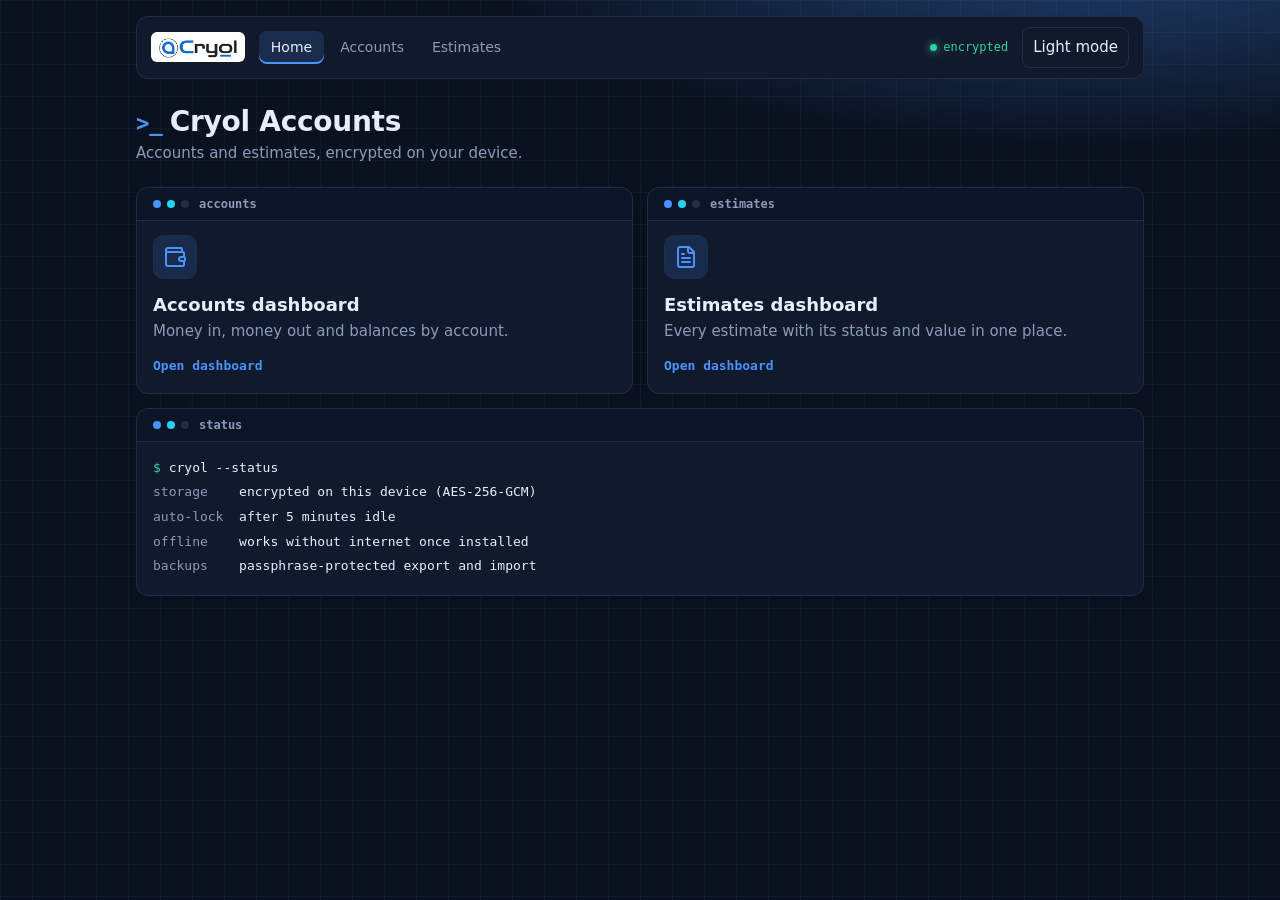
<file: index.html>
<!DOCTYPE html><html lang="en"><head><meta charset="utf-8"><meta http-equiv="Content-Security-Policy" content="default-src 'self'; script-src 'self' 'unsafe-inline'; style-src 'self' 'unsafe-inline'; img-src 'self' data:; object-src 'none'; base-uri 'none'; form-action 'none'"><meta name="referrer" content="no-referrer"><meta name="robots" content="noindex,nofollow"><meta name="viewport" content="width=device-width, initial-scale=1, viewport-fit=cover"><title>Cryol Accounts</title><link rel="apple-touch-icon" href="icon-192.png"><link rel="manifest" href="manifest.json"><meta name="theme-color" content="#0a1220"><link rel="icon" href="icon-192.png"><link rel="stylesheet" href="style.css"><script src="ui.js"></script></head><body class="pg-home"><main><header class="top"><a href="index.html" aria-label="Cryol home"><img class="lg" src="logo.png" alt="Cryol" width="106" height="30"></a><nav><a href="index.html" aria-current="page">Home</a><a href="accounts.html">Accounts</a><a href="estimates.html">Estimates</a></nav><span class="stat"><i></i>encrypted</span></header><h1>Cryol Accounts</h1><p class="s">Accounts and estimates, encrypted on your device.</p>
<div class="tiles"><a class="c tile" href="accounts.html"><h2>accounts</h2><div class="ti i-acc"></div><b>Accounts dashboard</b><p>Money in, money out and balances by account.</p><span class="go">Open dashboard</span></a>
<a class="c tile" href="estimates.html"><h2>estimates</h2><div class="ti i-est"></div><b>Estimates dashboard</b><p>Every estimate with its status and value in one place.</p><span class="go">Open dashboard</span></a></div>
<div class="c term"><h2>status</h2><pre><span class="p">$</span> cryol --status
<span class="t1">storage</span>encrypted on this device (AES-256-GCM)
<span class="t1">auto-lock</span>after 5 minutes idle
<span class="t1">offline</span>works without internet once installed
<span class="t1">backups</span>passphrase-protected export and import</pre></div>
</main><script>if("serviceWorker"in navigator)navigator.serviceWorker.register("sw.js").catch(function(){})</script></body></html>
</file>
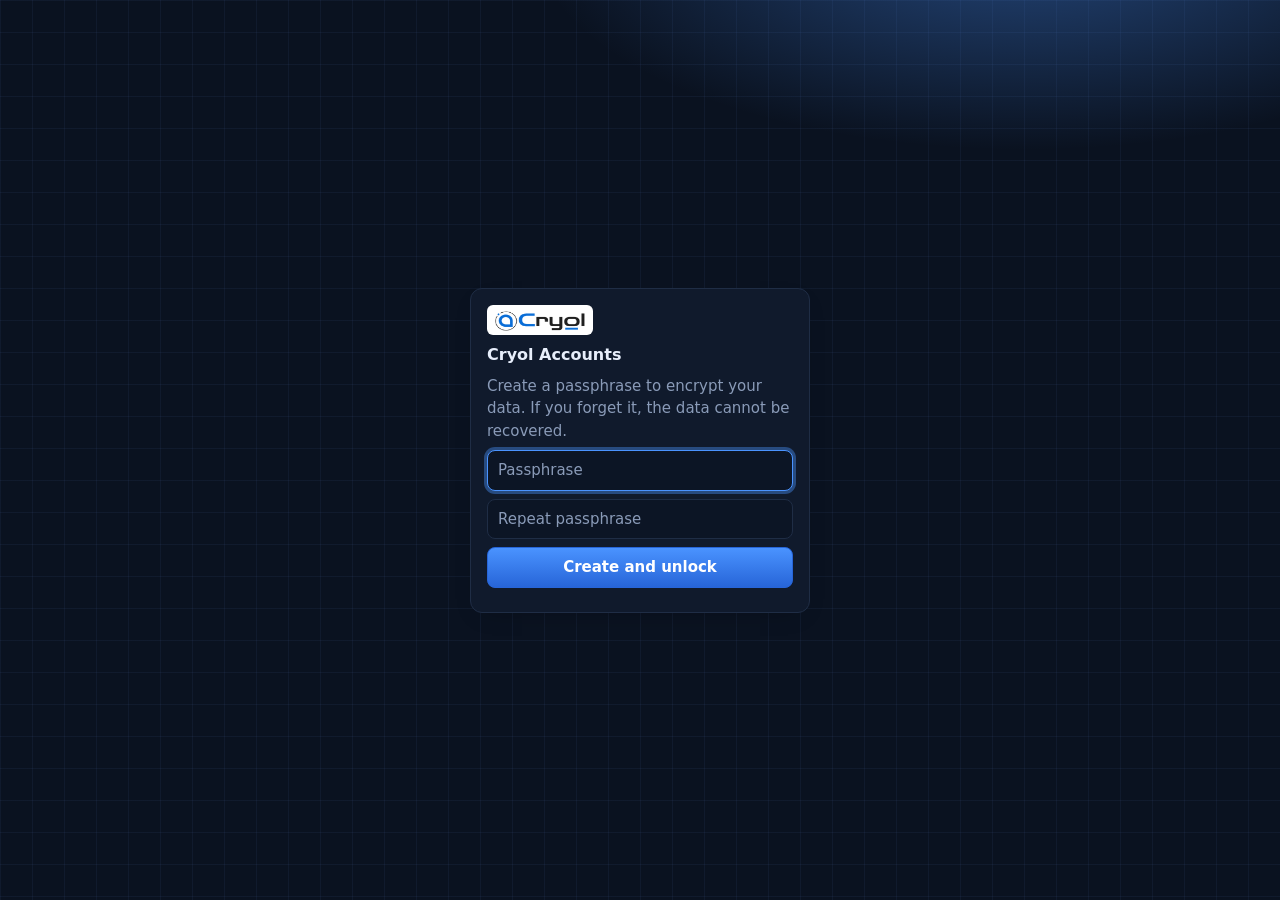
<file: accounts.html>
<!DOCTYPE html><html lang="en"><head><meta charset="utf-8"><meta http-equiv="Content-Security-Policy" content="default-src 'self'; script-src 'self' 'unsafe-inline'; style-src 'self' 'unsafe-inline'; img-src 'self' data:; object-src 'none'; base-uri 'none'; form-action 'none'"><meta name="referrer" content="no-referrer"><meta name="robots" content="noindex,nofollow"><meta name="viewport" content="width=device-width, initial-scale=1, viewport-fit=cover"><title>Cryol Accounts - Accounts</title><link rel="stylesheet" href="style.css"><script src="ui.js"></script><link rel="apple-touch-icon" href="icon-192.png"><link rel="manifest" href="manifest.json"><meta name="theme-color" content="#1f5fbf"><link rel="icon" href="icon-192.png"></head><body class="pg-acc"><main>
<header class="top"><a href="index.html" aria-label="Cryol home"><img class="lg" src="logo.png" alt="Cryol" width="106" height="30"></a><nav><a href="index.html">Home</a><a href="accounts.html" aria-current="page">Accounts</a><a href="estimates.html">Estimates</a></nav><span class="stat"><i></i>encrypted</span></header><h1>Accounts dashboard</h1><p class="s">Record money in and out, and see balances by account.</p>
<div class="tb"><button class="o" id="xj">Export backup</button><button class="o" id="xc">Export CSV</button><button class="o" id="im">Import backup</button><input type="file" id="fi" accept=".json,application/json" hidden></div><div class="k" id="k"></div>
<div class="g"><div class="c"><h2>Balance by account</h2><div id="b"></div></div>
<div class="c"><h2>Add transaction</h2><form id="f">
<input type="date" id="d" required><input id="a" placeholder="Account (e.g. Cash, Bank)" required list="al"><datalist id="al"></datalist>
<select id="t"><option value="in">Money in</option><option value="out">Money out</option></select>
<input type="number" id="m" placeholder="Amount" min="0" step="0.01" required><input id="n" placeholder="Note"><button>Add transaction</button></form></div></div>
<div class="c"><h2>Transactions</h2><select id="fl" aria-label="Filter by account"></select><div class="w"><table><thead><tr><th>Date</th><th>Account</th><th>Note</th><th class="n">Amount</th><th></th></tr></thead><tbody id="r"></tbody></table></div></div>
<div class="ft">Data stays on this device, encrypted with your passphrase.</div></main><script src="secure.js"></script><script>SEC.ready(function(){
var K="accts-v1",T=[];T=SEC.load(K)||[];
var $=function(i){return document.getElementById(i)},fmt=function(v){return v.toLocaleString(undefined,{maximumFractionDigits:2})},sg=function(t){return t.type=="in"?t.amount:-t.amount};
function esc(s){var d=document.createElement("div");d.textContent=s;return d.innerHTML}
function save(){SEC.save(K,T)}
function draw(){var ac={},i=0,o=0;T.forEach(function(t){ac[t.account]=(ac[t.account]||0)+sg(t);t.type=="in"?i+=t.amount:o+=t.amount});
var names=Object.keys(ac),max=Math.max.apply(null,names.map(function(n){return Math.abs(ac[n])}).concat([1]));
$("k").innerHTML=[["Money in",fmt(i),"pos"],["Money out",fmt(o),"neg"],["Net balance",fmt(i-o),i-o<0?"neg":""],["Transactions",T.length,""]].map(function(x){return '<div class="c"><span>'+x[0]+'</span><b class="'+x[2]+'">'+x[1]+'</b></div>'}).join("");
$("b").innerHTML=names.map(function(n){return '<div class="bar"><span>'+esc(n)+'</span><div><i style="width:'+Math.abs(ac[n])/max*100+'%;background:var(--'+(ac[n]<0?"neg":"acc")+')"></i></div><em>'+fmt(ac[n])+'</em></div>'}).join("")||"No accounts yet.";
$("al").innerHTML=names.map(function(n){return '<option value="'+esc(n)+'">'}).join("");
var cur=$("fl").value;$("fl").innerHTML='<option value="">All accounts</option>'+names.map(function(n){return '<option>'+esc(n)+'</option>'}).join("");$("fl").value=cur;
$("r").innerHTML=T.filter(function(t){return!$("fl").value||t.account==$("fl").value}).sort(function(a,b){return a.date<b.date?1:-1}).map(function(t){return '<tr><td>'+t.date+'</td><td>'+esc(t.account)+'</td><td>'+esc(t.note)+'</td><td class="n '+(t.type=="in"?"pos":"neg")+'">'+(t.type=="in"?"+":"-")+fmt(t.amount)+'</td><td><button class="x" data-i="'+t.id+'" aria-label="Delete">Delete</button></td></tr>'}).join("")}
$("d").valueAsDate=new Date();
$("f").onsubmit=function(e){e.preventDefault();T.push({id:Date.now(),date:$("d").value,account:$("a").value.trim(),type:$("t").value,amount:+$("m").value,note:$("n").value});$("m").value=$("n").value="";save();draw()};
$("r").onclick=function(e){var i=e.target.getAttribute("data-i");if(i){T=T.filter(function(t){return t.id!=i});save();draw()}};$("fl").onchange=draw;draw();

function dl(n,t,m){var a=document.createElement("a");a.href=URL.createObjectURL(new Blob([t],{type:m}));a.download=n;a.click();setTimeout(function(){URL.revokeObjectURL(a.href)},1000)}
function csv(h,rows){var q=function(v){v=String(v==null?"":v);return /[",\n]/.test(v)?'"'+v.replace(/"/g,'""')+'"':v};return [h].concat(rows).map(function(r){return r.map(q).join(",")}).join("\n")}
var today=new Date().toISOString().slice(0,10);
function bad(){alert("Import failed: wrong passphrase or not a valid backup file.")}
$("xj").onclick=function(){SEC.exportBackup(NAME+"-backup-"+today+".enc.json",DATA())};
$("xc").onclick=function(){if(confirm("CSV files are not encrypted. Keep the file safe. Continue?"))dl(NAME+"-"+today+".csv",CSVOUT(),"text/csv")};
$("im").onclick=function(){$("fi").click()};
$("fi").onchange=function(){var f=this.files[0],inp=this;if(!f)return;var r=new FileReader();r.onload=function(){SEC.readBackup(r.result).then(function(d){d=CLEAN(d);if(!d)return bad();if(confirm("Replace current data with "+d.length+" records from this file?")){APPLY(d);save();draw()}}).catch(bad);inp.value=""};r.readAsText(f)};

var NAME="accounts";function DATA(){return T}
function CSVOUT(){return csv(["Date","Account","Type","Amount","Note"],T.map(function(t){return [t.date,t.account,t.type=="in"?"Money in":"Money out",t.amount,t.note]}))}
function CLEAN(d){if(!Array.isArray(d))return null;var o=[];for(var i=0;i<d.length;i++){var t=d[i];if(!t||typeof t.account!="string"||!isFinite(+t.amount)||(t.type!="in"&&t.type!="out"))return null;o.push({id:Date.now()+i,date:String(t.date||today),account:t.account,type:t.type,amount:+t.amount,note:String(t.note||"")})}return o}
function APPLY(d){T=d}
});</script><script>if("serviceWorker"in navigator)navigator.serviceWorker.register("sw.js").catch(function(){})</script></body></html>
</file>
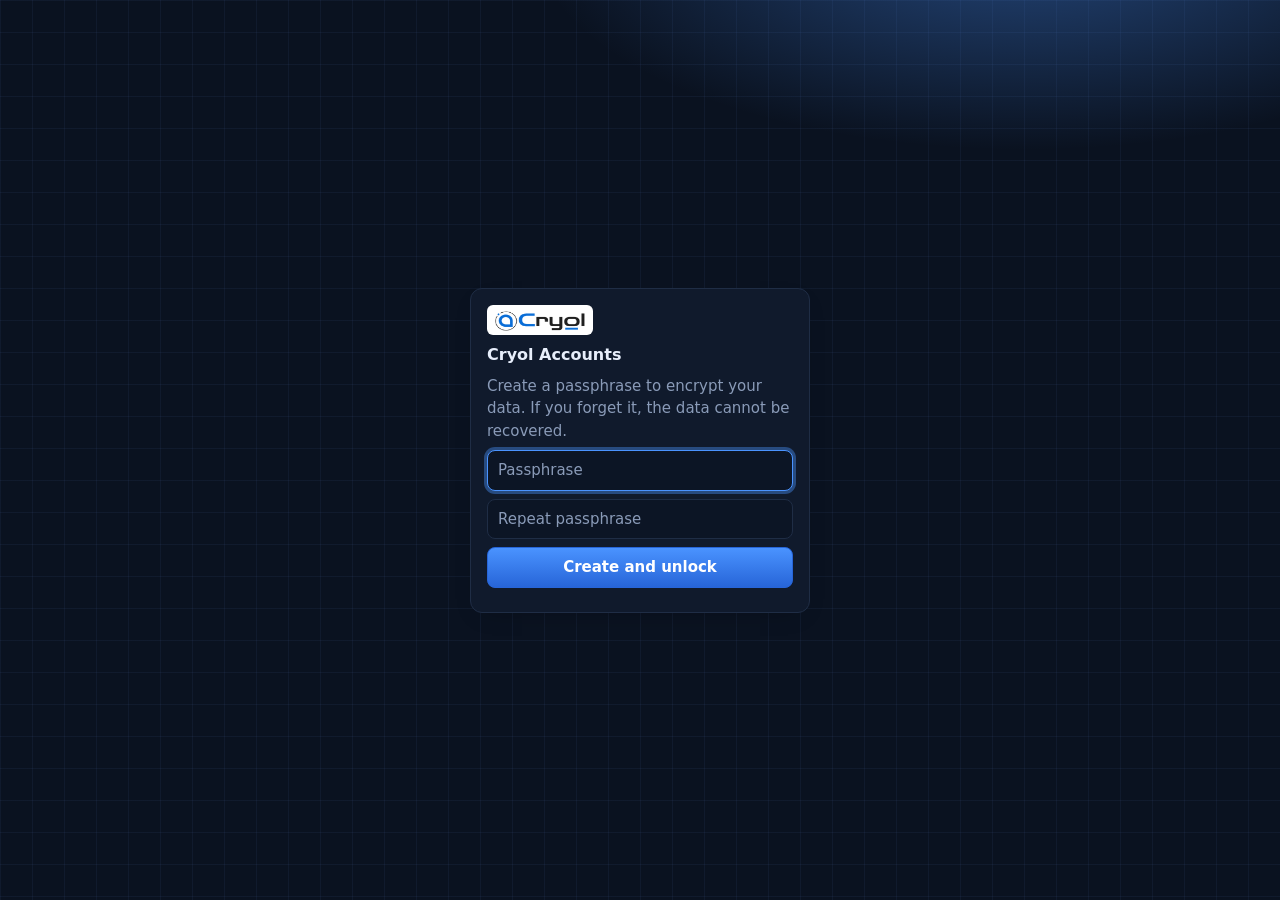
<file: estimates.html>
<!DOCTYPE html><html lang="en"><head><meta charset="utf-8"><meta http-equiv="Content-Security-Policy" content="default-src 'self'; script-src 'self' 'unsafe-inline'; style-src 'self' 'unsafe-inline'; img-src 'self' data:; object-src 'none'; base-uri 'none'; form-action 'none'"><meta name="referrer" content="no-referrer"><meta name="robots" content="noindex,nofollow"><meta name="viewport" content="width=device-width, initial-scale=1, viewport-fit=cover"><title>Cryol Accounts - Estimates</title><link rel="stylesheet" href="style.css"><script src="ui.js"></script><link rel="apple-touch-icon" href="icon-192.png"><link rel="manifest" href="manifest.json"><meta name="theme-color" content="#1f5fbf"><link rel="icon" href="icon-192.png"></head><body class="pg-est"><main>
<header class="top"><a href="index.html" aria-label="Cryol home"><img class="lg" src="logo.png" alt="Cryol" width="106" height="30"></a><nav><a href="index.html">Home</a><a href="accounts.html">Accounts</a><a href="estimates.html" aria-current="page">Estimates</a></nav><span class="stat"><i></i>encrypted</span></header><h1>Estimates dashboard</h1><p class="s">All estimates in one place, with status and value at a glance.</p>
<div class="tb"><button class="o" id="xj">Export backup</button><button class="o" id="xc">Export CSV</button><button class="o" id="im">Import backup</button><input type="file" id="fi" accept=".json,application/json" hidden></div><div class="k" id="k"></div>
<div class="g"><div class="c"><h2>Value by status</h2><div id="b"></div></div>
<div class="c"><h2>Add estimate</h2><form id="f">
<input id="c" placeholder="Client" required><input id="i" placeholder="Item or work" required>
<input type="number" id="q" placeholder="Qty" min="0" step="any" value="1" required><input type="number" id="r" placeholder="Rate" min="0" step="0.01" required>
<select id="s"><option>Draft</option><option>Sent</option><option>Approved</option><option>Rejected</option></select><button>Add estimate</button></form></div></div>
<div class="c"><h2>All estimates</h2><div class="w"><table><thead><tr><th>No.</th><th>Client</th><th>Item</th><th class="n">Qty</th><th class="n">Rate</th><th class="n">Total</th><th>Status</th><th></th></tr></thead><tbody id="t"></tbody></table></div></div>
<div class="ft">Data stays on this device, encrypted with your passphrase.</div></main><script src="secure.js"></script><script>SEC.ready(function(){
var K="est-v1",E=[],S=["Draft","Sent","Approved","Rejected"];E=SEC.load(K)||[];
var $=function(i){return document.getElementById(i)},fmt=function(v){return v.toLocaleString(undefined,{maximumFractionDigits:2})};
function esc(s){var d=document.createElement("div");d.textContent=s;return d.innerHTML}
function save(){SEC.save(K,E)}
function draw(){var v={Draft:0,Sent:0,Approved:0,Rejected:0},tot=0;E.forEach(function(e){v[e.s]+=e.q*e.r;tot+=e.q*e.r});
var dec=E.filter(function(e){return e.s=="Approved"||e.s=="Rejected"}).length,win=dec?Math.round(E.filter(function(e){return e.s=="Approved"}).length/dec*100)+"%":"–",max=Math.max(tot,1);
$("k").innerHTML=[["Total estimated",fmt(tot)],["Approved",fmt(v.Approved)],["Awaiting decision",fmt(v.Draft+v.Sent)],["Approval rate",win]].map(function(x){return '<div class="c"><span>'+x[0]+'</span><b>'+x[1]+'</b></div>'}).join("");
var col={Draft:"var(--mut)",Sent:"var(--acc)",Approved:"var(--pos)",Rejected:"var(--neg)"};
$("b").innerHTML=S.map(function(s){return '<div class="bar"><span>'+s+'</span><div><i style="width:'+v[s]/max*100+'%;background:'+col[s]+'"></i></div><em>'+fmt(v[s])+'</em></div>'}).join("");
$("t").innerHTML=E.map(function(e,n){return '<tr><td>EST-'+String(n+1).padStart(3,"0")+'</td><td>'+esc(e.c)+'</td><td>'+esc(e.i)+'</td><td class="n">'+e.q+'</td><td class="n">'+fmt(e.r)+'</td><td class="n">'+fmt(e.q*e.r)+'</td><td><select data-s="'+e.id+'" aria-label="Status">'+S.map(function(s){return '<option'+(s==e.s?" selected":"")+'>'+s+'</option>'}).join("")+'</select></td><td><button class="x" data-i="'+e.id+'">Delete</button></td></tr>'}).join("")}
$("f").onsubmit=function(ev){ev.preventDefault();E.push({id:Date.now(),c:$("c").value.trim(),i:$("i").value.trim(),q:+$("q").value,r:+$("r").value,s:$("s").value});$("i").value=$("r").value="";save();draw()};
$("t").onclick=function(ev){var i=ev.target.getAttribute("data-i");if(i){E=E.filter(function(e){return e.id!=i});save();draw()}};
$("t").onchange=function(ev){var i=ev.target.getAttribute("data-s");if(i){E.forEach(function(e){if(e.id==i)e.s=ev.target.value});save();draw()}};draw();

function dl(n,t,m){var a=document.createElement("a");a.href=URL.createObjectURL(new Blob([t],{type:m}));a.download=n;a.click();setTimeout(function(){URL.revokeObjectURL(a.href)},1000)}
function csv(h,rows){var q=function(v){v=String(v==null?"":v);return /[",\n]/.test(v)?'"'+v.replace(/"/g,'""')+'"':v};return [h].concat(rows).map(function(r){return r.map(q).join(",")}).join("\n")}
var today=new Date().toISOString().slice(0,10);
function bad(){alert("Import failed: wrong passphrase or not a valid backup file.")}
$("xj").onclick=function(){SEC.exportBackup(NAME+"-backup-"+today+".enc.json",DATA())};
$("xc").onclick=function(){if(confirm("CSV files are not encrypted. Keep the file safe. Continue?"))dl(NAME+"-"+today+".csv",CSVOUT(),"text/csv")};
$("im").onclick=function(){$("fi").click()};
$("fi").onchange=function(){var f=this.files[0],inp=this;if(!f)return;var r=new FileReader();r.onload=function(){SEC.readBackup(r.result).then(function(d){d=CLEAN(d);if(!d)return bad();if(confirm("Replace current data with "+d.length+" records from this file?")){APPLY(d);save();draw()}}).catch(bad);inp.value=""};r.readAsText(f)};

var NAME="estimates";function DATA(){return E}
function CSVOUT(){return csv(["No.","Client","Item","Qty","Rate","Total","Status"],E.map(function(e,n){return ["EST-"+String(n+1).padStart(3,"0"),e.c,e.i,e.q,e.r,e.q*e.r,e.s]}))}
function CLEAN(d){if(!Array.isArray(d))return null;var o=[];for(var i=0;i<d.length;i++){var e=d[i];if(!e||typeof e.c!="string"||typeof e.i!="string"||!isFinite(+e.q)||!isFinite(+e.r)||S.indexOf(e.s)<0)return null;o.push({id:Date.now()+i,c:e.c,i:e.i,q:+e.q,r:+e.r,s:e.s})}return o}
function APPLY(d){E=d}
});</script><script>if("serviceWorker"in navigator)navigator.serviceWorker.register("sw.js").catch(function(){})</script></body></html>
</file>
<file: style.css>
:root{--mono:ui-monospace,"Cascadia Code","SF Mono",Consolas,Menlo,monospace;--bg:#eaf1fb;--surf:#fff;--bar:#f1f6fd;--ink:#0f1d33;--mut:#566985;--line:#d3deee;--acc:#1f6fe0;--acc2:#0891b2;--btn:#1f5fcf;--pos:#0b7d5c;--neg:#c2314a;--grid:rgba(31,111,224,.07);--glow:rgba(31,111,224,.35);box-sizing:border-box;padding-top:env(safe-area-inset-top,0px);padding-bottom:env(safe-area-inset-bottom,0px)}
@media(prefers-color-scheme:dark){:root:not([data-theme="light"]){--bg:#0a1220;--surf:#101a2c;--bar:#0c1525;--ink:#e7eefb;--mut:#8a9bb8;--line:#1f2d45;--acc:#4a93ff;--acc2:#22d3ee;--btn:#2765d8;--pos:#2dd4a0;--neg:#ff7a8e;--grid:rgba(120,160,255,.06);--glow:rgba(74,147,255,.4);color-scheme:dark}}
:root[data-theme="dark"]{--bg:#0a1220;--surf:#101a2c;--bar:#0c1525;--ink:#e7eefb;--mut:#8a9bb8;--line:#1f2d45;--acc:#4a93ff;--acc2:#22d3ee;--btn:#2765d8;--pos:#2dd4a0;--neg:#ff7a8e;--grid:rgba(120,160,255,.06);--glow:rgba(74,147,255,.4);color-scheme:dark}
*{box-sizing:border-box}
body{margin:0;color:var(--ink);font:15px/1.5 system-ui,-apple-system,"Segoe UI",sans-serif;background-color:var(--bg);background-image:radial-gradient(900px 320px at 85% -80px,var(--glow),transparent 70%),linear-gradient(var(--grid) 1px,transparent 1px),linear-gradient(90deg,var(--grid) 1px,transparent 1px);background-size:auto,32px 32px,32px 32px;background-attachment:fixed;min-height:100vh}
main{max-width:1040px;margin:0 auto;padding:16px 16px 40px}
.top{display:flex;align-items:center;gap:14px;flex-wrap:wrap;padding:10px 14px;margin-bottom:26px;background:var(--surf);border:1px solid var(--line);border-radius:12px}
.lg{height:30px;width:auto;background:#fff;border-radius:6px;padding:4px 8px;display:block}
.top nav{display:flex;gap:4px;flex-wrap:wrap}.top nav a{padding:6px 12px;border-radius:8px;color:var(--mut);text-decoration:none;font-weight:500;font-size:14px}
.top nav a:hover{color:var(--ink)}.top nav a[aria-current]{color:var(--ink);background:color-mix(in srgb,var(--acc) 15%,transparent);box-shadow:inset 0 -2px 0 var(--acc)}
.stat{margin-left:auto;font:12px var(--mono);color:var(--pos);display:flex;align-items:center;gap:6px}.stat i{width:7px;height:7px;border-radius:50%;background:var(--pos);box-shadow:0 0 8px var(--pos)}
h1{font-size:28px;line-height:1.2;margin:0 0 4px;letter-spacing:-.01em}h1::before{content:">_";font:600 .8em var(--mono);color:var(--acc);margin-right:.55ch}
p.s{margin:0 0 22px;color:var(--mut)}
.c{background:var(--surf);border:1px solid var(--line);border-radius:12px;padding:16px;box-shadow:0 8px 24px -14px rgba(0,0,0,.35)}
.c>h2:first-child{margin:-16px -16px 14px;padding:9px 14px 9px 62px;font:600 12px var(--mono);color:var(--mut);background:var(--bar);border-bottom:1px solid var(--line);border-radius:12px 12px 0 0;position:relative}
.c>h2:first-child::before{content:"";position:absolute;left:16px;top:50%;margin-top:-4px;width:8px;height:8px;border-radius:50%;background:var(--acc);box-shadow:14px 0 0 var(--acc2),28px 0 0 var(--line)}
h2{font-size:16px;margin:0 0 10px}
.k{display:grid;grid-template-columns:repeat(auto-fit,minmax(170px,1fr));gap:12px;margin-bottom:16px}
.k .c{position:relative;overflow:hidden;padding:16px 16px 20px}.k .c::before{content:"";position:absolute;top:14px;right:14px;width:22px;height:22px;background:var(--acc);opacity:.9;-webkit-mask:var(--m) center/contain no-repeat;mask:var(--m) center/contain no-repeat}
.k .c::after{content:"";position:absolute;left:0;right:0;bottom:0;height:2px;background:linear-gradient(90deg,var(--acc),var(--acc2))}
.k .c span{display:block;color:var(--mut);font-size:13px;margin-bottom:4px}.k .c b{display:block;font:600 26px/1.2 var(--mono);font-variant-numeric:tabular-nums}
.pg-acc .k .c:nth-child(1){--m:url("data:image/svg+xml,%3Csvg xmlns='http://www.w3.org/2000/svg' viewBox='0 0 24 24' fill='none' stroke='black' stroke-width='2' stroke-linecap='round' stroke-linejoin='round'%3E%3Cpolyline points='22 7 13.5 15.5 8.5 10.5 2 17'/%3E%3Cpolyline points='16 7 22 7 22 13'/%3E%3C/svg%3E")}.pg-acc .k .c:nth-child(2){--m:url("data:image/svg+xml,%3Csvg xmlns='http://www.w3.org/2000/svg' viewBox='0 0 24 24' fill='none' stroke='black' stroke-width='2' stroke-linecap='round' stroke-linejoin='round'%3E%3Cpolyline points='22 17 13.5 8.5 8.5 13.5 2 7'/%3E%3Cpolyline points='16 17 22 17 22 11'/%3E%3C/svg%3E")}.pg-acc .k .c:nth-child(3){--m:url("data:image/svg+xml,%3Csvg xmlns='http://www.w3.org/2000/svg' viewBox='0 0 24 24' fill='none' stroke='black' stroke-width='2' stroke-linecap='round' stroke-linejoin='round'%3E%3Cpath d='M19 7V4a1 1 0 0 0-1-1H5a2 2 0 0 0 0 4h15a1 1 0 0 1 1 1v4h-3a2 2 0 0 0 0 4h3a1 1 0 0 0 1-1v-2a1 1 0 0 0-1-1'/%3E%3Cpath d='M3 5v14a2 2 0 0 0 2 2h15a1 1 0 0 0 1-1v-4'/%3E%3C/svg%3E")}.pg-acc .k .c:nth-child(4){--m:url("data:image/svg+xml,%3Csvg xmlns='http://www.w3.org/2000/svg' viewBox='0 0 24 24' fill='none' stroke='black' stroke-width='2' stroke-linecap='round' stroke-linejoin='round'%3E%3Cpath d='M8 6h13M8 12h13M8 18h13M3 6h.01M3 12h.01M3 18h.01'/%3E%3C/svg%3E")}
.pg-est .k .c:nth-child(1){--m:url("data:image/svg+xml,%3Csvg xmlns='http://www.w3.org/2000/svg' viewBox='0 0 24 24' fill='none' stroke='black' stroke-width='2' stroke-linecap='round' stroke-linejoin='round'%3E%3Cpath d='M15 2H6a2 2 0 0 0-2 2v16a2 2 0 0 0 2 2h12a2 2 0 0 0 2-2V7Z'/%3E%3Cpath d='M14 2v4a2 2 0 0 0 2 2h4M10 9H8M16 13H8M16 17H8'/%3E%3C/svg%3E")}.pg-est .k .c:nth-child(2){--m:url("data:image/svg+xml,%3Csvg xmlns='http://www.w3.org/2000/svg' viewBox='0 0 24 24' fill='none' stroke='black' stroke-width='2' stroke-linecap='round' stroke-linejoin='round'%3E%3Ccircle cx='12' cy='12' r='10'/%3E%3Cpath d='m9 12 2 2 4-4'/%3E%3C/svg%3E")}.pg-est .k .c:nth-child(3){--m:url("data:image/svg+xml,%3Csvg xmlns='http://www.w3.org/2000/svg' viewBox='0 0 24 24' fill='none' stroke='black' stroke-width='2' stroke-linecap='round' stroke-linejoin='round'%3E%3Ccircle cx='12' cy='12' r='10'/%3E%3Cpolyline points='12 6 12 12 16 14'/%3E%3C/svg%3E")}.pg-est .k .c:nth-child(4){--m:url("data:image/svg+xml,%3Csvg xmlns='http://www.w3.org/2000/svg' viewBox='0 0 24 24' fill='none' stroke='black' stroke-width='2' stroke-linecap='round' stroke-linejoin='round'%3E%3Ccircle cx='12' cy='12' r='10'/%3E%3Ccircle cx='12' cy='12' r='6'/%3E%3Ccircle cx='12' cy='12' r='2'/%3E%3C/svg%3E")}
.pg-acc .k .c:nth-child(1)::before{background:var(--pos)}.pg-acc .k .c:nth-child(2)::before{background:var(--neg)}
.g{display:grid;grid-template-columns:1fr 1fr;gap:12px;margin-bottom:16px}@media(max-width:700px){.g{grid-template-columns:1fr}h1{font-size:24px}}
.bar{display:grid;grid-template-columns:110px 1fr 90px;gap:8px;align-items:center;margin:9px 0;font-size:14px}.bar>div{background:var(--bar);border-radius:6px;height:12px;border:1px solid var(--line)}
.bar i{display:block;height:100%;border-radius:5px;background:linear-gradient(90deg,var(--acc),var(--acc2));box-shadow:0 0 10px -2px var(--glow)}.bar em{font:13px var(--mono);font-style:normal;text-align:right}
form{display:grid;grid-template-columns:repeat(auto-fit,minmax(130px,1fr));gap:8px}
input,select,button{font:inherit;padding:8px 10px;border:1px solid var(--line);border-radius:8px;background:var(--bar);color:var(--ink);min-width:0}
input:focus,select:focus{outline:none;border-color:var(--acc);box-shadow:0 0 0 3px var(--glow)}input::placeholder{color:var(--mut)}
button{background:linear-gradient(180deg,var(--acc),var(--btn));background-color:var(--btn);color:#fff;border-color:var(--btn);font-weight:600;cursor:pointer;transition:box-shadow .15s}
button:hover{box-shadow:0 0 18px -4px var(--glow)}button:disabled{opacity:.55;cursor:default}
button.o{background:transparent;color:var(--ink);border-color:var(--line);font-weight:500}button.o:hover{border-color:var(--acc)}
button.x{background:transparent;color:var(--neg);border-color:var(--line);padding:3px 9px;font-size:12px;font-weight:500}
:focus-visible{outline:2px solid var(--acc);outline-offset:2px}
.tb{display:flex;gap:8px;flex-wrap:wrap;margin-bottom:14px}
.w{overflow-x:auto;margin-top:10px}table{width:100%;border-collapse:collapse;font-size:14px}th,td{text-align:left;padding:9px 8px;border-bottom:1px solid var(--line);white-space:nowrap}
th{font:500 12px var(--mono);color:var(--mut)}td.n,th.n{text-align:right;font-family:var(--mono);font-variant-numeric:tabular-nums}tbody tr:hover td{background:color-mix(in srgb,var(--acc) 7%,transparent)}
.pos{color:var(--pos)}.neg{color:var(--neg)}
.ft{margin-top:22px;text-align:center;font:12px var(--mono);color:var(--mut)}
#lockui{background-color:var(--bg);background-image:radial-gradient(700px 300px at 80% -60px,var(--glow),transparent 70%),linear-gradient(var(--grid) 1px,transparent 1px),linear-gradient(90deg,var(--grid) 1px,transparent 1px);background-size:auto,32px 32px,32px 32px}
.tiles{display:grid;grid-template-columns:repeat(auto-fit,minmax(260px,1fr));gap:14px;margin-bottom:14px}
.tile{display:block;color:inherit;text-decoration:none;transition:border-color .15s,box-shadow .15s}.tile:hover,.tile:focus-visible{border-color:var(--acc);box-shadow:0 0 24px -8px var(--glow)}
.tile b{display:block;font-size:18px;margin:12px 0 2px}.tile p{margin:0 0 12px;color:var(--mut)}.go{font:600 13px var(--mono);color:var(--acc)}
.ti{width:44px;height:44px;border-radius:10px;background:color-mix(in srgb,var(--acc) 14%,transparent);border:1px solid var(--line)}.ti::before{content:"";display:block;width:24px;height:24px;margin:9px;background:var(--acc);-webkit-mask:var(--m) center/contain no-repeat;mask:var(--m) center/contain no-repeat}
.i-acc{--m:url("data:image/svg+xml,%3Csvg xmlns='http://www.w3.org/2000/svg' viewBox='0 0 24 24' fill='none' stroke='black' stroke-width='2' stroke-linecap='round' stroke-linejoin='round'%3E%3Cpath d='M19 7V4a1 1 0 0 0-1-1H5a2 2 0 0 0 0 4h15a1 1 0 0 1 1 1v4h-3a2 2 0 0 0 0 4h3a1 1 0 0 0 1-1v-2a1 1 0 0 0-1-1'/%3E%3Cpath d='M3 5v14a2 2 0 0 0 2 2h15a1 1 0 0 0 1-1v-4'/%3E%3C/svg%3E")}.i-est{--m:url("data:image/svg+xml,%3Csvg xmlns='http://www.w3.org/2000/svg' viewBox='0 0 24 24' fill='none' stroke='black' stroke-width='2' stroke-linecap='round' stroke-linejoin='round'%3E%3Cpath d='M15 2H6a2 2 0 0 0-2 2v16a2 2 0 0 0 2 2h12a2 2 0 0 0 2-2V7Z'/%3E%3Cpath d='M14 2v4a2 2 0 0 0 2 2h4M10 9H8M16 13H8M16 17H8'/%3E%3C/svg%3E")}
.term pre{margin:0;font:13px/1.9 var(--mono);white-space:pre-wrap;color:var(--ink)}.term .p{color:var(--pos)}.term .t1{color:var(--mut);display:inline-block;min-width:11ch}
@media(prefers-reduced-motion:reduce){*{transition:none!important}}
</file>
